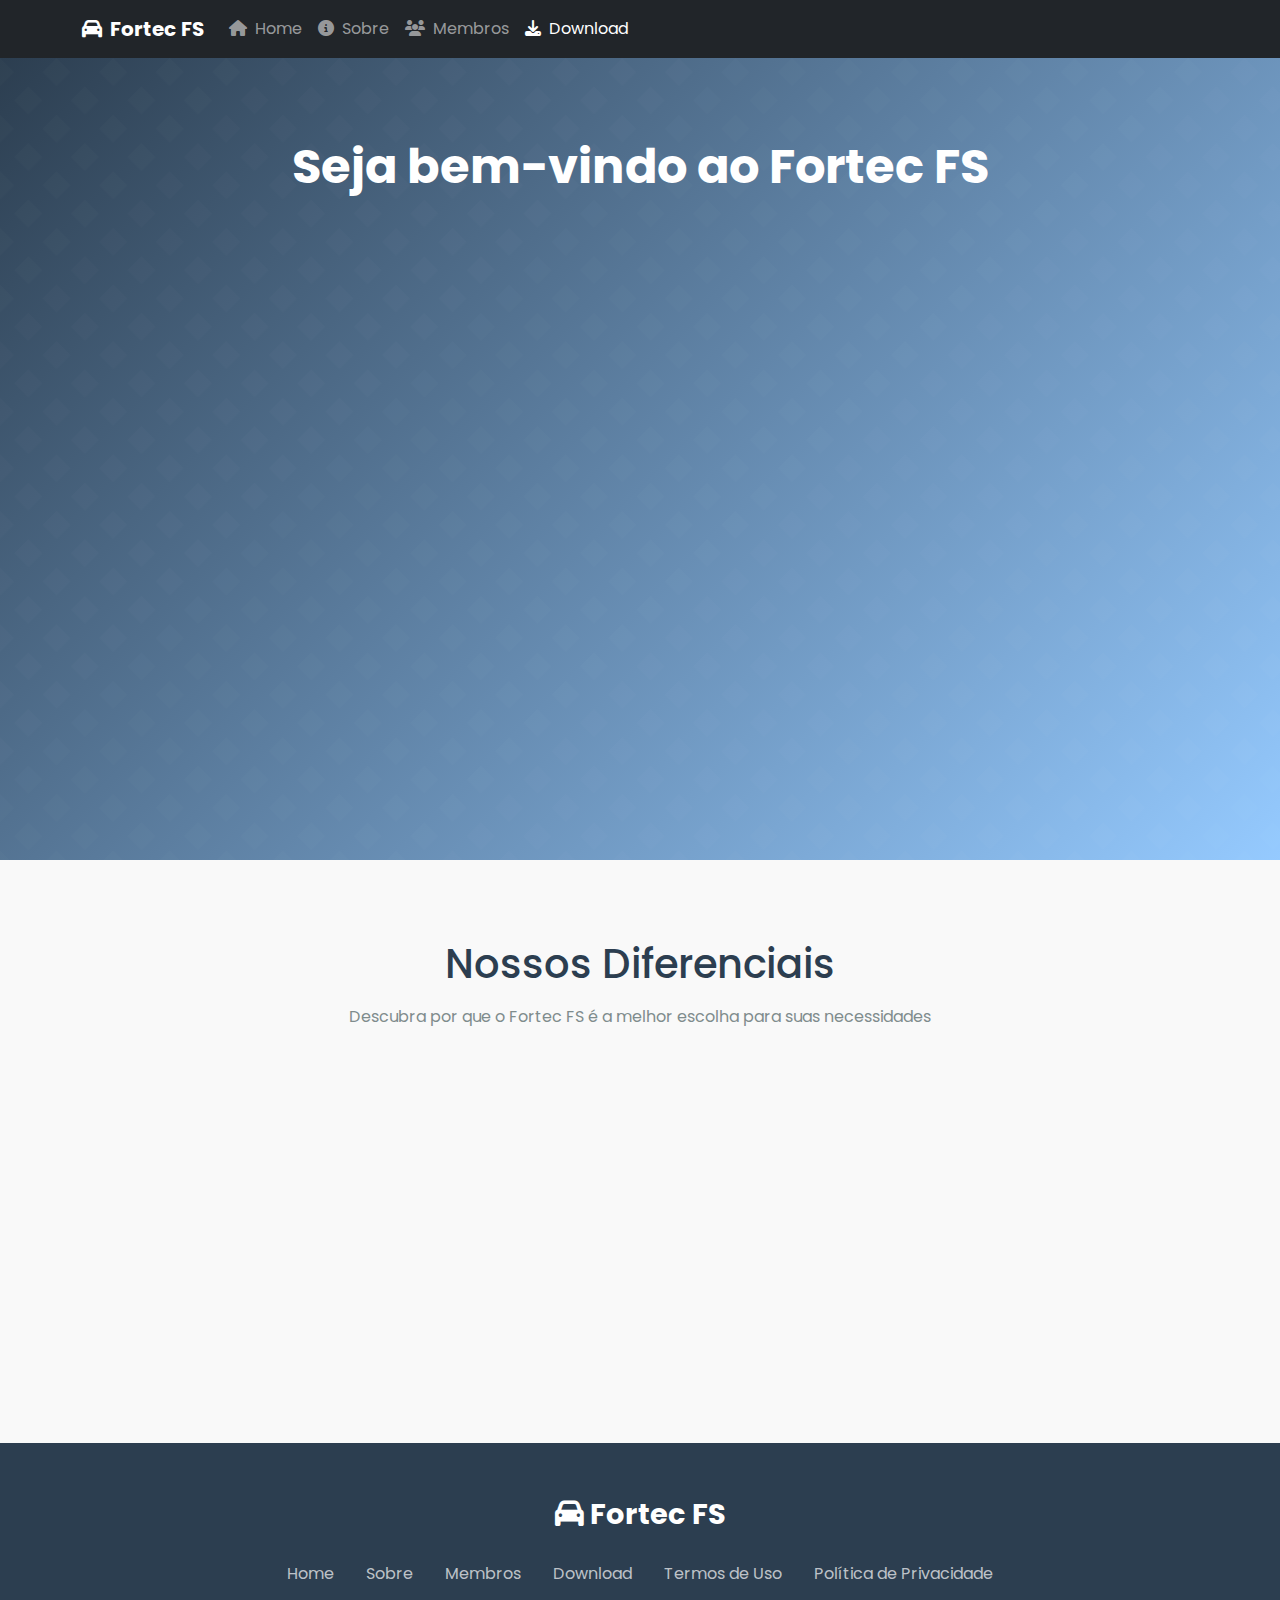
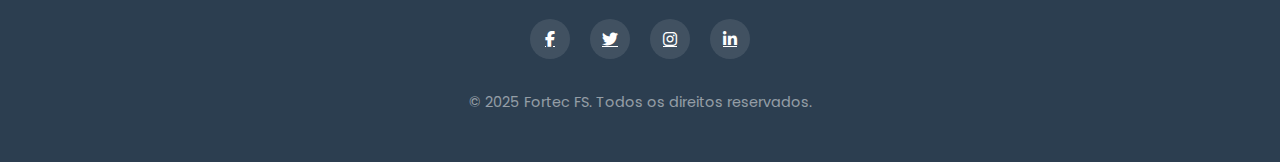
<file: index.html>
<!DOCTYPE html>
<html lang="pt-br">
<head>
    <meta charset="UTF-8">
    <meta name="viewport" content="width=device-width, initial-scale=1.0">
    <title>Fortec FS</title>
    <!-- Font Awesome -->
    <link rel="stylesheet" href="https://cdnjs.cloudflare.com/ajax/libs/font-awesome/6.4.0/css/all.min.css">
    <!-- Google Fonts -->
    <link href="https://fonts.googleapis.com/css2?family=Poppins:wght@300;400;500;600;700&display=swap" rel="stylesheet">
    <link href="https://cdn.jsdelivr.net/npm/bootstrap@5.3.6/dist/css/bootstrap.min.css" rel="stylesheet">
    <link rel="stylesheet" href="https://cdnjs.cloudflare.com/ajax/libs/font-awesome/6.4.0/css/all.min.css">
    <style>
        :root {
            --primary-color: #2c3e50;
            --secondary-color: #2c3e50;
            --accent-color: #e74c3c;
            --light-color: #ecf0f1;
            --dark-color: #95caff;
            --text-color: #333;
            --text-light: #7f8c8d;
        }

        * {
            margin: 0;
            padding: 0;
            box-sizing: border-box;
        }

        body {
            font-family: 'Poppins', sans-serif;
            color: var(--text-color);
            background-color: #f9f9f9;
            line-height: 1.6;
        }

        /* Navbar */


        /* Hero Section */
        .hero {
            background: linear-gradient(135deg, var(--primary-color), var(--dark-color));
            color: white;
            padding: 5rem 2rem;
            text-align: center;
            position: relative;
            overflow: hidden;
        }

        .hero::before {
            content: '';
            position: absolute;
            top: 0;
            left: 0;
            width: 100%;
            height: 100%;
            background: url('[data-uri]');
            opacity: 0.5;
        }

        .hero-content {
            max-width: 1200px;
            margin: 0 auto;
            position: relative;
            z-index: 1;
        }

        .hero h1 {
            font-size: 3rem;
            font-weight: 700;
            margin-bottom: 1.5rem;
            animation: fadeInUp 1s ease;
        }

        .hero h2 {
            font-size: 1.5rem;
            font-weight: 400;
            margin-bottom: 2rem;
            opacity: 0.9;
            animation: fadeInUp 1s ease 0.3s forwards;
            opacity: 0;
        }

        .hero-image {
            max-width: 400px;
            margin: 2rem auto;
            animation: fadeIn 1.5s ease 0.6s forwards;
            opacity: 0;
            transform: translateY(20px);
        }

        .hero-image img {
            width: 100%;
            height: auto;
            filter: drop-shadow(0 10px 20px rgba(0, 0, 0, 0.3));
        }

        .cta-button {
            display: inline-block;
            background-color: var(--secondary-color);
            color: white;
            padding: 0.8rem 2rem;
            border-radius: 50px;
            text-decoration: none;
            font-weight: 600;
            margin-top: 1rem;
            transition: all 0.3s ease;
            box-shadow: 0 4px 15px rgba(157, 216, 255, 0.3);
            animation: fadeInUp 1s ease 0.9s forwards;
            opacity: 0;
        }

        .cta-button:hover {
            background-color: #2980b9;
            transform: translateY(-3px);
            box-shadow: 0 6px 20px rgb(139, 209, 255);
        }

        /* Features Section */
        .features {
            padding: 5rem 2rem;
            max-width: 1200px;
            margin: 0 auto;
        }

        .section-title {
            text-align: center;
            margin-bottom: 3rem;
        }

        .section-title h2 {
            font-size: 2.5rem;
            color: var(--primary-color);
            margin-bottom: 1rem;
        }

        .section-title p {
            color: var(--text-light);
            max-width: 700px;
            margin: 0 auto;
        }

        .features-grid {
            display: grid;
            grid-template-columns: repeat(auto-fit, minmax(300px, 1fr));
            gap: 2rem;
        }

        .feature-card {
            background: white;
            border-radius: 10px;
            padding: 2rem;
            box-shadow: 0 5px 15px rgba(0, 0, 0, 0.05);
            transition: transform 0.3s ease, box-shadow 0.3s ease;
            text-align: center;
        }

        .feature-card:hover {
            transform: translateY(-10px);
            box-shadow: 0 15px 30px rgba(0, 0, 0, 0.1);
        }

        .feature-icon {
            font-size: 2.5rem;
            color: var(--secondary-color);
            margin-bottom: 1.5rem;
        }

        .feature-card h3 {
            font-size: 1.3rem;
            margin-bottom: 1rem;
            color: var(--primary-color);
        }

        .feature-card p {
            color: var(--text-light);
        }

        /* Footer */
        footer {
            background-color: var(--primary-color);
            color: white;
            padding: 3rem 2rem;
            text-align: center;
        }

        .footer-content {
            max-width: 1200px;
            margin: 0 auto;
        }

        .footer-logo {
            font-size: 1.8rem;
            font-weight: 700;
            margin-bottom: 1.5rem;
            display: inline-block;
        }

        .footer-links {
            display: flex;
            justify-content: center;
            flex-wrap: wrap;
            margin-bottom: 2rem;
        }

        .footer-link {
            color: rgba(255, 255, 255, 0.7);
            margin: 0 1rem;
            text-decoration: none;
            transition: color 0.3s ease;
        }

        .footer-link:hover {
            color: white;
        }

        .social-links {
            margin-bottom: 2rem;
        }

        .social-link {
            color: white;
            background-color: rgba(255, 255, 255, 0.1);
            width: 40px;
            height: 40px;
            border-radius: 50%;
            display: inline-flex;
            align-items: center;
            justify-content: center;
            margin: 0 0.5rem;
            transition: all 0.3s ease;
        }

        .social-link:hover {
            background-color: var(--secondary-color);
            transform: translateY(-3px);
        }

        .copyright {
            color: rgba(255, 255, 255, 0.5);
            font-size: 0.9rem;
        }

        /* Animations */
        @keyframes fadeInUp {
            from {
                opacity: 0;
                transform: translateY(20px);
            }
            to {
                opacity: 1;
                transform: translateY(0);
            }
        }

        @keyframes fadeIn {
            from {
                opacity: 0;
            }
            to {
                opacity: 1;
            }
        }

        /* Responsive */
        @media (max-width: 768px) {
            .hero h1 {
                font-size: 2.2rem;
            }
            
            .hero h2 {
                font-size: 1.2rem;
            }
            
            .section-title h2 {
                font-size: 2rem;
            }
        }
    </style>
</head>
<body>
    <nav class="navbar navbar-expand-lg navbar-dark bg-dark">
        <div class="container">
            <a class="navbar-brand fw-bold" href="#">
                <i class="fas fa-car me-2"></i>Fortec FS
            </a>
            <button class="navbar-toggler" type="button" data-bs-toggle="collapse" data-bs-target="#navbarNav">
                <span class="navbar-toggler-icon"></span>
            </button>
            <div class="collapse navbar-collapse" id="navbarNav">
                <ul class="navbar-nav me-auto">
                    <li class="nav-item">
                        <a class="nav-link" href="index.html"><i class="fas fa-home me-1"></i> Home</a>
                    </li>
                    <li class="nav-item">
                        <a class="nav-link" href="sobre.html"><i class="fas fa-info-circle me-1"></i> Sobre</a>
                    </li>
                    <li class="nav-item">
                        <a class="nav-link" href="membros.html"><i class="fas fa-users me-1"></i> Membros</a>
                    </li>
                    <li class="nav-item">
                        <a class="nav-link active" href="download.html"><i class="fas fa-download me-1"></i> Download</a>
                    </li>
                </ul>
            </div>
        </div>
    </nav>

    <section class="hero">
        <div class="hero-content">
            <h1>Seja bem-vindo ao Fortec FS</h1>
            <h2>Uma busca rápida, simples e que pode ser feita do conforto de seu celular</h2>
            <div class="hero-image">
                <img src="carro_fortec-removebg-preview.png" alt="Carro Fortec FS">
            </div>
            <a href="download.html" class="cta-button">
                <i class="fas fa-download"></i> Baixar Agora
            </a>
        </div>
    </section>

    <section class="features">
        <div class="section-title">
            <h2>Nossos Diferenciais</h2>
            <p>Descubra por que o Fortec FS é a melhor escolha para suas necessidades</p>
        </div>
        <div class="features-grid">
            <div class="feature-card">
                <div class="feature-icon">
                    <i class="fas fa-bolt"></i>
                </div>
                <h3>Rápido e Eficiente</h3>
                <p>Nossa tecnologia garante buscas instantâneas com resultados precisos em segundos.</p>
            </div>
            <div class="feature-card">
                <div class="feature-icon">
                    <i class="fas fa-mobile-alt"></i>
                </div>
                <h3>Otimizado para Mobile</h3>
                <p>Interface intuitiva especialmente projetada para uso em dispositivos móveis.</p>
            </div>
            <div class="feature-card">
                <div class="feature-icon">
                    <i class="fas fa-shield-alt"></i>
                </div>
                <h3>Segurança Garantida</h3>
                <p>Proteção de dados e privacidade são nossas prioridades absolutas.</p>
            </div>
        </div>
    </section>

    <footer>
        <div class="footer-content">
            <div class="footer-logo">
                <i class="fas fa-car"></i> Fortec FS
            </div>
            <div class="footer-links">
                <a href="index.html" class="footer-link">Home</a>
                <a href="sobre.html" class="footer-link">Sobre</a>
                <a href="membros.html" class="footer-link">Membros</a>
                <a href="download.html" class="footer-link">Download</a>
                <a href="#" class="footer-link">Termos de Uso</a>
                <a href="#" class="footer-link">Política de Privacidade</a>
            </div>
            <div class="social-links">
                <a href="#" class="social-link"><i class="fab fa-facebook-f"></i></a>
                <a href="#" class="social-link"><i class="fab fa-twitter"></i></a>
                <a href="#" class="social-link"><i class="fab fa-instagram"></i></a>
                <a href="#" class="social-link"><i class="fab fa-linkedin-in"></i></a>
            </div>
            <div class="copyright">
                &copy; 2025 Fortec FS. Todos os direitos reservados.
            </div>
        </div>
    </footer>

    <script src="https://cdn.jsdelivr.net/npm/bootstrap@5.3.6/dist/js/bootstrap.bundle.min.js" integrity="sha384-j1CDi7MgGQ12Z7Qab0qlWQ/Qqz24Gc6BM0thvEMVjHnfYGF0rmFCozFSxQBxwHKO" crossorigin="anonymous"></script>
    <script>
        // Simple animation on scroll
        document.addEventListener('DOMContentLoaded', function() {
            const featureCards = document.querySelectorAll('.feature-card');
            
            const observer = new IntersectionObserver((entries) => {
                entries.forEach((entry, index) => {
                    if (entry.isIntersecting) {
                        setTimeout(() => {
                            entry.target.style.opacity = '1';
                            entry.target.style.transform = 'translateY(0)';
                        }, index * 200);
                    }
                });
            }, { threshold: 0.1 });
            
            featureCards.forEach(card => {
                card.style.opacity = '0';
                card.style.transform = 'translateY(20px)';
                card.style.transition = 'opacity 0.6s ease, transform 0.6s ease';
                observer.observe(card);
            });
        });
    </script>
</body>
</html>
</file>
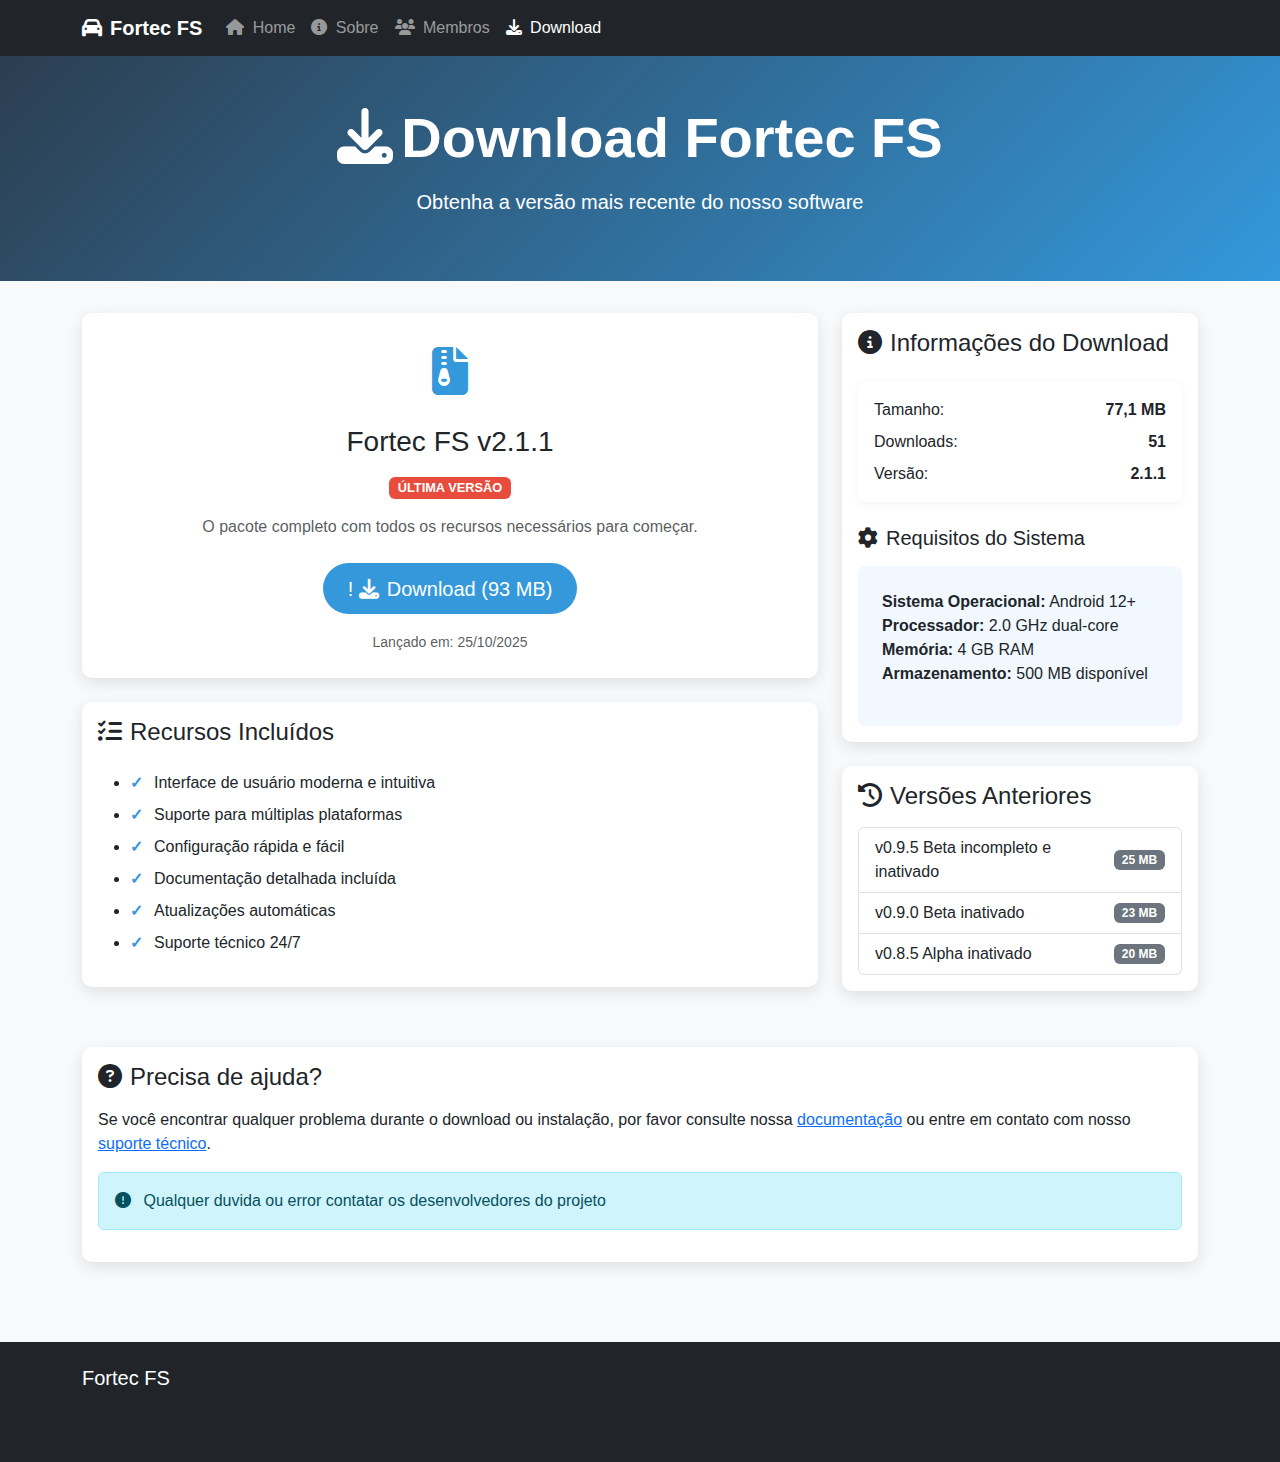
<file: download.html>
<!DOCTYPE html>
<html lang="en">
<head>
    <meta charset="UTF-8">
    <meta name="viewport" content="width=device-width, initial-scale=1.0">
    <title>Download - Fortec FS</title>
    <link href="https://cdn.jsdelivr.net/npm/bootstrap@5.3.6/dist/css/bootstrap.min.css" rel="stylesheet">
    <link rel="stylesheet" href="https://cdnjs.cloudflare.com/ajax/libs/font-awesome/6.4.0/css/all.min.css">
    <style>
        :root {
            --primary-color: #3498db;
            --secondary-color: #2c3e50;
            --accent-color: #e74c3c;
        }
        
        body {
            background-color: #f8f9fa;
            font-family: 'Segoe UI', Tahoma, Geneva, Verdana, sans-serif;
        }
        
        .download-header {
            background: linear-gradient(135deg, var(--secondary-color), var(--primary-color));
            color: white;
            padding: 3rem 0;
            margin-bottom: 2rem;
            text-align: center;
        }
        
        .download-card {
            border: none;
            border-radius: 10px;
            box-shadow: 0 5px 15px rgba(0,0,0,0.1);
            transition: transform 0.3s, box-shadow 0.3s;
            margin-bottom: 2rem;
        }
        
        .download-card:hover {
            transform: translateY(-5px);
            box-shadow: 0 10px 25px rgba(0,0,0,0.15);
        }
        
        .download-icon {
            font-size: 3rem;
            color: var(--primary-color);
            margin-bottom: 1rem;
        }
        
        .btn-download {
            background-color: var(--primary-color);
            color: white;
            padding: 0.6rem 1.5rem;
            border-radius: 30px;
            font-weight: 500;
            transition: all 0.3s;
        }
        
        .btn-download:hover {
            background-color: var(--secondary-color);
            color: white;
            transform: scale(1.05);
        }
        
        .version-badge {
            background-color: var(--accent-color);
            font-size: 0.8rem;
        }
        
        .system-requirements {
            background-color: #f1f8ff;
            border-radius: 8px;
            padding: 1.5rem;
        }
        
        .feature-list li {
            margin-bottom: 0.5rem;
            position: relative;
            padding-left: 1.5rem;
        }
        
        .feature-list li:before {
            content: "✓";
            color: var(--primary-color);
            position: absolute;
            left: 0;
            font-weight: bold;
        }
        
        .download-stats {
            background-color: white;
            border-radius: 8px;
            padding: 1rem;
            box-shadow: 0 2px 10px rgba(0,0,0,0.05);
        }
    </style>
</head>
<body>
    <nav class="navbar navbar-expand-lg navbar-dark bg-dark">
        <div class="container">
            <a class="navbar-brand fw-bold" href="#">
                <i class="fas fa-car me-2"></i>Fortec FS
            </a>
            <button class="navbar-toggler" type="button" data-bs-toggle="collapse" data-bs-target="#navbarNav">
                <span class="navbar-toggler-icon"></span>
            </button>
            <div class="collapse navbar-collapse" id="navbarNav">
                <ul class="navbar-nav me-auto">
                    <li class="nav-item">
                        <a class="nav-link" href="index.html"><i class="fas fa-home me-1"></i> Home</a>
                    </li>
                    <li class="nav-item">
                        <a class="nav-link" href="sobre.html"><i class="fas fa-info-circle me-1"></i> Sobre</a>
                    </li>
                    <li class="nav-item">
                        <a class="nav-link" href="membros.html"><i class="fas fa-users me-1"></i> Membros</a>
                    </li>
                    <li class="nav-item">
                        <a class="nav-link active" href="download.html"><i class="fas fa-download me-1"></i> Download</a>
                    </li>
                </ul>
            </div>
        </div>
    </nav>

    <div class="download-header">
        <div class="container">
            <h1 class="display-4 fw-bold mb-3"><i class="fas fa-download me-2"></i>Download Fortec FS</h1>
            <p class="lead">Obtenha a versão mais recente do nosso software</p>
        </div>
    </div>

    <div class="container">
        <div class="row">
            <div class="col-lg-8">
                <div class="card download-card mb-4">
                    <div class="card-body text-center py-4">
                        <div class="download-icon">
                            <i class="fas fa-file-archive"></i>
                        </div>
                        <h2 class="h3 mb-3">Fortec FS v2.1.1</h2>
                        <span class="badge version-badge mb-3">ÚLTIMA VERSÃO</span>
                        <p class="text-muted mb-4">O pacote completo com todos os recursos necessários para começar.</p>
                        <a href="app-release.apk" class="btn btn-download btn-lg">!
                            <i class="fas fa-download me-2"></i>Download (93 MB)
                        </a>
                        <div class="mt-3">
                            <small class="text-muted">Lançado em: 25/10/2025</small>
                        </div>
                    </div>
                </div>

                <div class="card download-card">
                    <div class="card-body">
                        <h3 class="h4 mb-4"><i class="fas fa-list-check me-2"></i>Recursos Incluídos</h3>
                        <ul class="feature-list">
                            <li>Interface de usuário moderna e intuitiva</li>
                            <li>Suporte para múltiplas plataformas</li>
                            <li>Configuração rápida e fácil</li>
                            <li>Documentação detalhada incluída</li>
                            <li>Atualizações automáticas</li>
                            <li>Suporte técnico 24/7</li>
                        </ul>
                    </div>
                </div>
            </div>

            <div class="col-lg-4">
                <div class="card download-card mb-4">
                    <div class="card-body">
                        <h3 class="h4 mb-4"><i class="fas fa-info-circle me-2"></i>Informações do Download</h3>
                        <div class="download-stats mb-4">
                            <div class="d-flex justify-content-between mb-2">
                                <span>Tamanho:</span>
                                <strong>77,1 MB</strong>
                            </div>
                            <div class="d-flex justify-content-between mb-2">
                                <span>Downloads:</span>
                                <strong>51</strong>
                            </div>
                            <div class="d-flex justify-content-between">
                                <span>Versão:</span>
                                <strong>2.1.1</strong>
                            </div>
                        </div>
                        
                        <h4 class="h5 mt-4 mb-3"><i class="fas fa-cog me-2"></i>Requisitos do Sistema</h4>
                        <div class="system-requirements">
                            <ul class="list-unstyled">
                                <li><strong>Sistema Operacional:</strong> Android 12+</li>
                                <li><strong>Processador:</strong> 2.0 GHz dual-core</li>
                                <li><strong>Memória:</strong> 4 GB RAM</li>
                                <li><strong>Armazenamento:</strong> 500 MB disponível</li>
                            
                            </ul>
                        </div>
                    </div>
                </div>

                <div class="card download-card">
                    <div class="card-body">
                        <h3 class="h4 mb-3"><i class="fas fa-history me-2"></i>Versões Anteriores</h3>
                        <div class="list-group">
                            <a href="#" class="list-group-item list-group-item-action d-flex justify-content-between align-items-center">
                                v0.9.5 Beta incompleto e inativado
                                <span class="badge bg-secondary">25 MB</span>
                            </a>
                            <a href="#" class="list-group-item list-group-item-action d-flex justify-content-between align-items-center">
                                v0.9.0 Beta inativado
                                <span class="badge bg-secondary">23 MB</span>
                            </a>
                            <a href="#" class="list-group-item list-group-item-action d-flex justify-content-between align-items-center">
                                v0.8.5 Alpha inativado
                                <span class="badge bg-secondary">20 MB</span>
                            </a>
                        </div>
                    </div>
                </div>
            </div>
        </div>

        <div class="row mt-4">
            <div class="col-12">
                <div class="card download-card">
                    <div class="card-body">
                        <h3 class="h4 mb-3"><i class="fas fa-question-circle me-2"></i>Precisa de ajuda?</h3>
                        <p>Se você encontrar qualquer problema durante o download ou instalação, por favor consulte nossa <a href="#">documentação</a> ou entre em contato com nosso <a href="#">suporte técnico</a>.</p>
                        <div class="alert alert-info mt-3">
                            <i class="fas fa-exclamation-circle me-2"></i>
                            Qualquer duvida ou error contatar os desenvolvedores do projeto
                        </div>
                    </div>
                </div>
            </div>
        </div>
    </div>

    <footer class="bg-dark text-white py-4 mt-5">
        <div class="container">
            <div class="row">
                <div class="col-md-6">
                    <h5>Fortec FS</h5>
                    <p class="text-muted">O melhor software de consulta de placas para suas necessidades.</p>
                </div>
                <div class="col-md-6 text-md-end">
                    <p class="text-muted mb-0">&copy; 2025 Fortec FS. Todos os direitos reservados.</p>
                </div>
            </div>
        </div>
    </footer>

    <script src="https://cdn.jsdelivr.net/npm/bootstrap@5.3.6/dist/js/bootstrap.bundle.min.js"></script>
</body>
</html>
</file>
